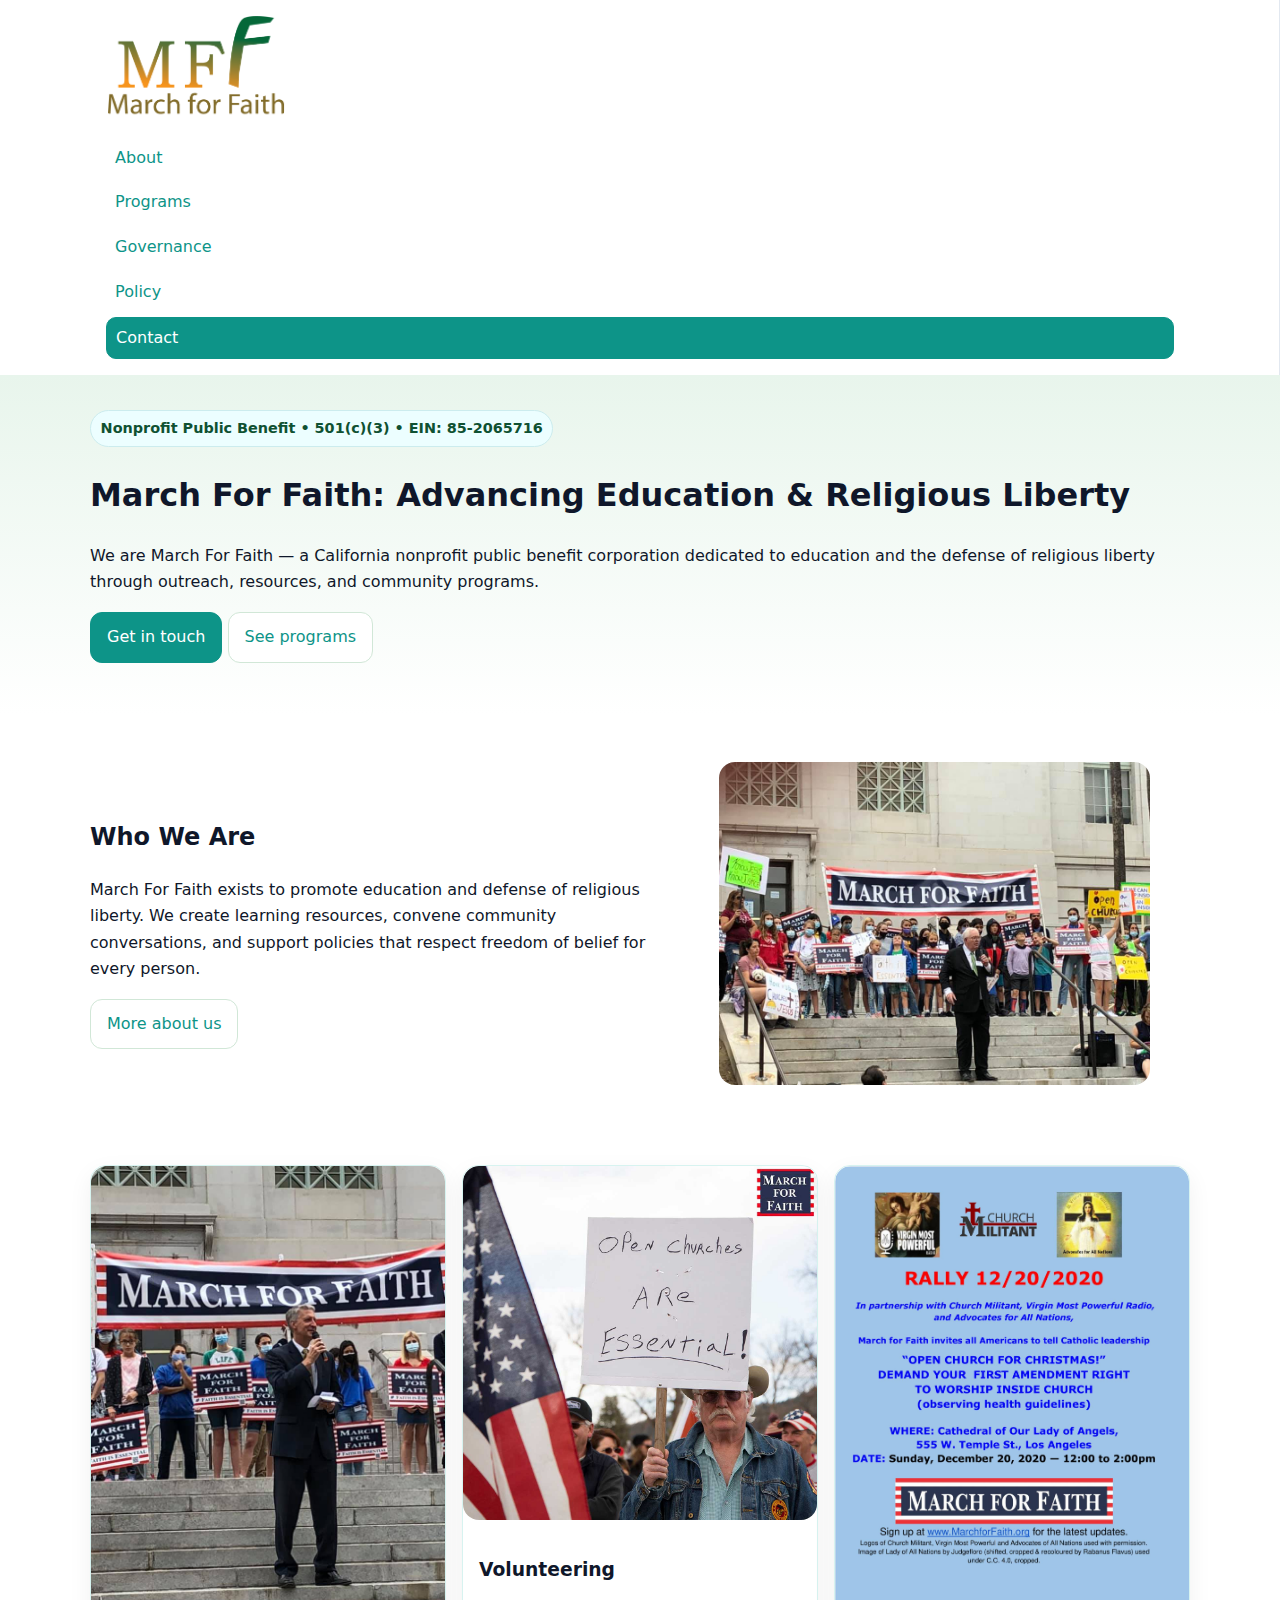
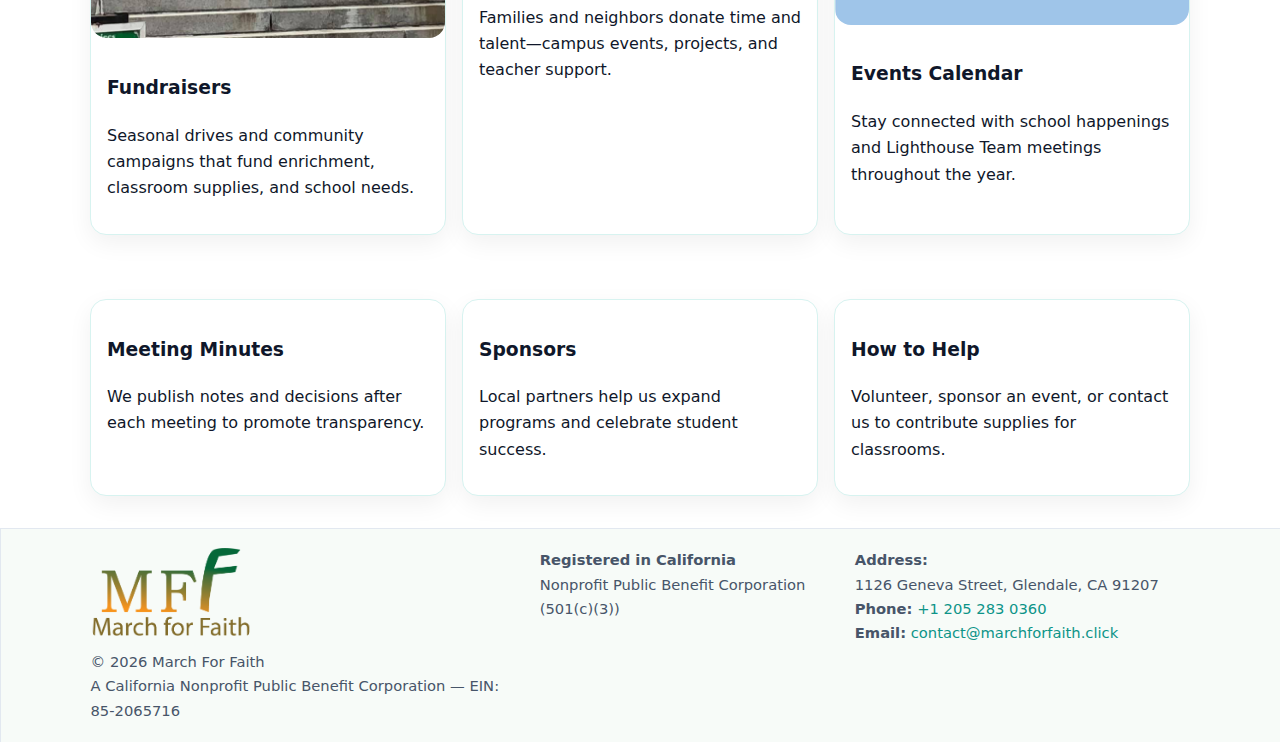
<file: index.html>
<!doctype html><html lang="en"><head>
<meta charset="utf-8"/><meta name="viewport" content="width=device-width,initial-scale=1"/>
<title>Home — March For Faith</title>
<link rel="stylesheet" href="assets/styles.css"/><link rel="icon" href="images/logo.png">
<meta name="description" content="March For Faith — to promote education and defense of religious liberty. EIN (pending/unknown).">
</head><body><header class="header">
  <div class="container nav">
    <a class="brand" href="index.html"><img src="images/logo.png" alt="March For Faith logo"></a>
    <button class="menu-toggle" aria-label="Toggle navigation" aria-expanded="false">☰</button>
    <nav class="links" aria-label="Main">
      <a href="about.html">About</a>
      <a href="programs.html">Programs</a>
      <a href="governance.html">Governance</a>
      <a href="policy.html">Policy</a>
      <a href="contact.html" class="btn btn-primary">Contact</a>
    </nav>
  </div>
</header>

<main>
  <section class="hero"><div class="container inner">
    <span class="badge">Nonprofit Public Benefit • 501(c)(3) • EIN: 85-2065716</span>
    <h1>March For Faith: Advancing Education & Religious Liberty</h1>
    <p>We are March For Faith — a California nonprofit public benefit corporation dedicated to education and the defense of religious liberty through outreach, resources, and community programs.</p>
    <p><a class="btn btn-primary" href="contact.html">Get in touch</a> <a class="btn" href="programs.html">See programs</a></p>
  </div></section>

  <section class="section container split">
    <div>
      <h2>Who We Are</h2><p>March For Faith exists to promote education and defense of religious liberty. We create learning resources, convene community conversations, and support policies that respect freedom of belief for every person.</p><a href="about.html" class="btn">More about us</a>
    </div>
    <figure><img src="images/hero.jpg" alt="Community learning together"></figure>
  </section>

  <section class="section container grid-3">
    <article class="card"><img src="images/fundraisers.jpg" alt="Fundraisers"><div class="card-body">
      <h3>Fundraisers</h3><p>Seasonal drives and community campaigns that fund enrichment, classroom supplies, and school needs.</p></div></article>
    <article class="card"><img src="images/volunteer.jpg" alt="Volunteering"><div class="card-body">
      <h3>Volunteering</h3><p>Families and neighbors donate time and talent—campus events, projects, and teacher support.</p></div></article>
    <article class="card"><img src="images/calendar.jpg" alt="Events calendar"><div class="card-body">
      <h3>Events Calendar</h3><p>Stay connected with school happenings and Lighthouse Team meetings throughout the year.</p></div></article>
  </section>

  <section class="section container grid-3">
    <div class="card"><div class="card-body"><h3>Meeting Minutes</h3><p>We publish notes and decisions after each meeting to promote transparency.</p></div></div>
    <div class="card"><div class="card-body"><h3>Sponsors</h3><p>Local partners help us expand programs and celebrate student success.</p></div></div>
    <div class="card"><div class="card-body"><h3>How to Help</h3><p>Volunteer, sponsor an event, or contact us to contribute supplies for classrooms.</p></div></div>
  </section>
</main>

<footer class="footer">
  <div class="container grid">
    <div>
      <img src="images/logo.png" alt="" style="width:160px;height:auto;margin-bottom:.5rem;">
      <div class="small">© <span id="year"></span> March For Faith</div>
      <div class="small">A California Nonprofit Public Benefit Corporation — EIN: 85-2065716</div>
    </div>
    <div>
      <div class="small"><strong>Registered in California</strong><br>Nonprofit Public Benefit Corporation (501(c)(3))</div>
    </div>
    <div>
      <div class="small">
        <strong>Address:</strong><br>1126 Geneva Street, Glendale, CA 91207<br>
        <strong>Phone:</strong> <a href="tel:+12052830360">+1 205 283 0360</a><br>
		<strong>Email:</strong> <a href="mailto:contact@marchforfaith.click">contact@marchforfaith.click</a><br>
      </div>
    </div>
  </div>
</footer>

<script>
  const b=document.querySelector('.menu-toggle'),l=document.querySelector('.links');
  if(b&&l){b.addEventListener('click',()=>{const o=l.style.display==='flex';l.style.display=o?'none':'flex';b.setAttribute('aria-expanded',o?'false':'true');});}
  const y=document.getElementById('year'); if(y) y.textContent=new Date().getFullYear();
</script>
</body></html>
</file>
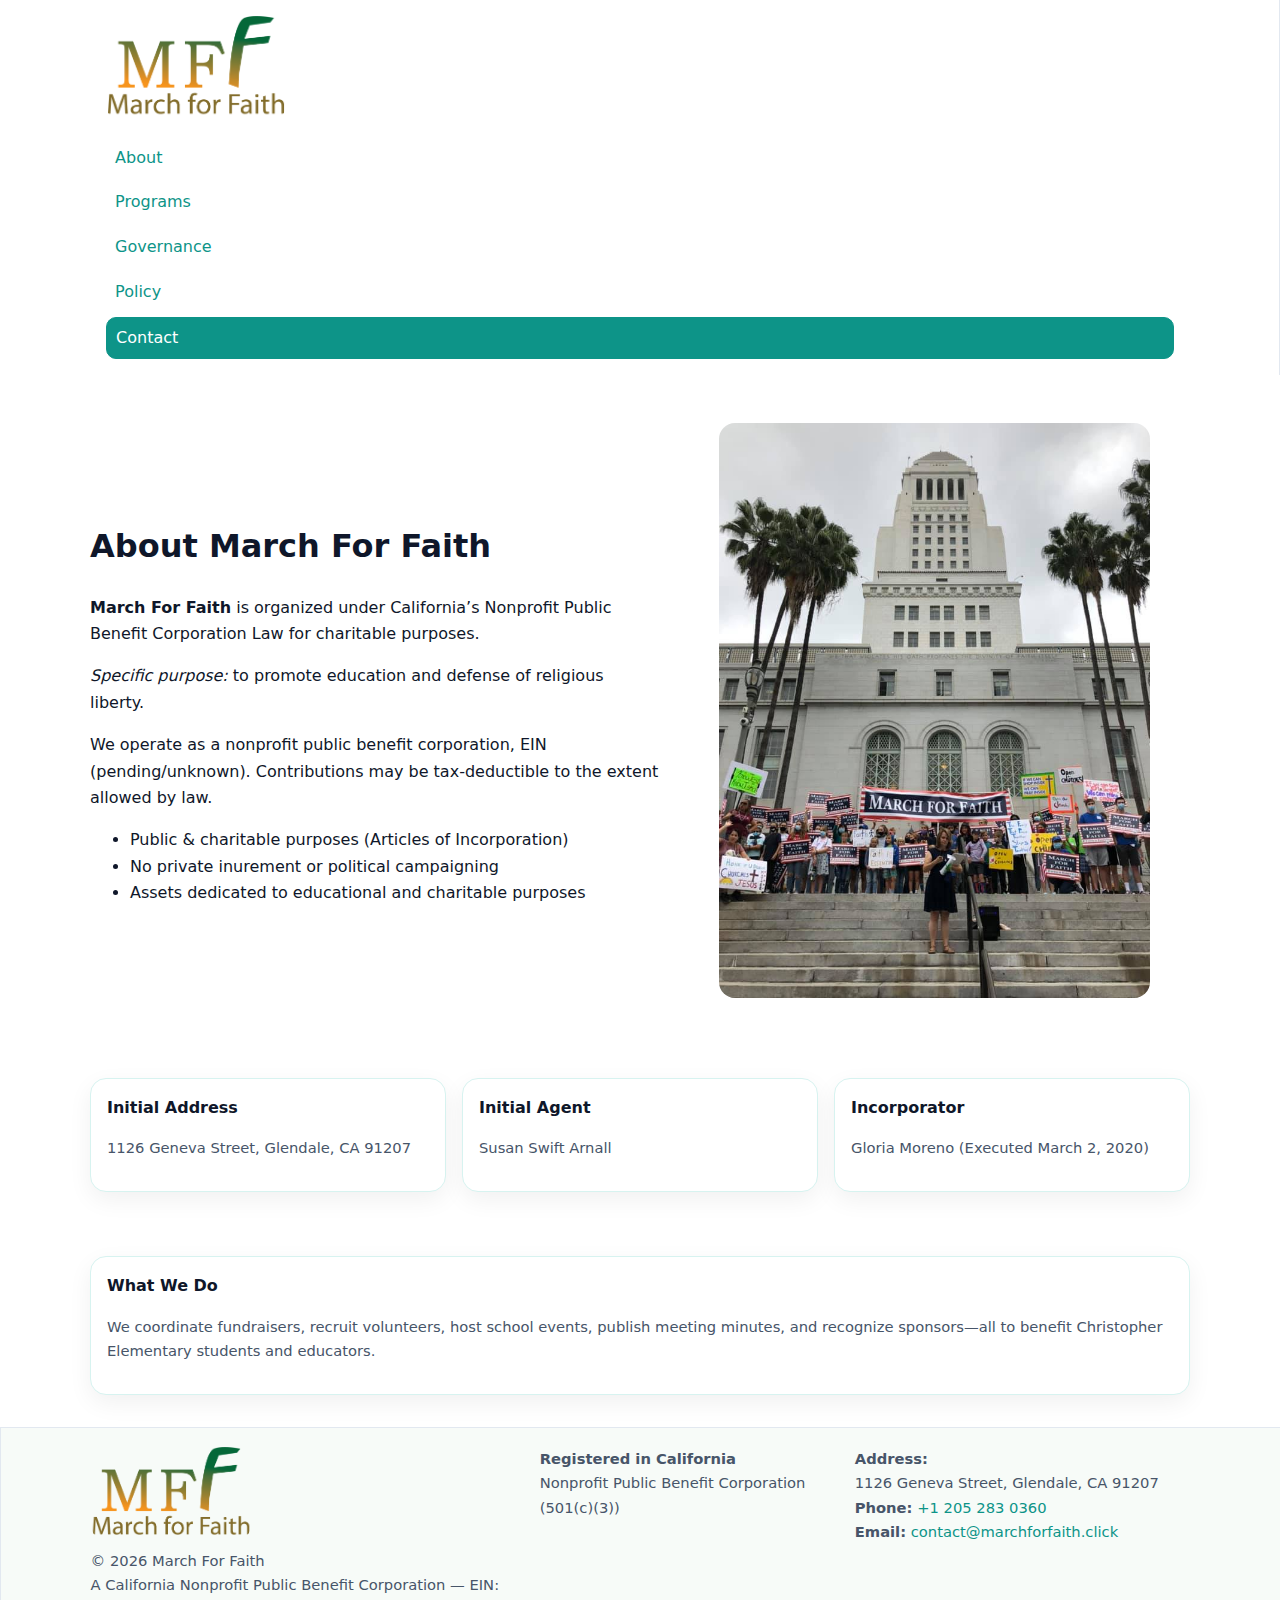
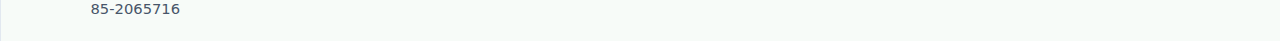
<file: about.html>
<!doctype html><html lang="en"><head>
<meta charset="utf-8"/><meta name="viewport" content="width=device-width,initial-scale=1"/>
<title>About — March For Faith</title>
<link rel="stylesheet" href="assets/styles.css"/><link rel="icon" href="images/logo.png">
</head><body><header class="header">
  <div class="container nav">
    <a class="brand" href="index.html"><img src="images/logo.png" alt="March For Faith logo"></a>
    <button class="menu-toggle" aria-label="Toggle navigation" aria-expanded="false">☰</button>
    <nav class="links" aria-label="Main">
      <a href="about.html" class="active">About</a>
      <a href="programs.html">Programs</a>
      <a href="governance.html">Governance</a>
      <a href="policy.html">Policy</a>
      <a href="contact.html" class="btn btn-primary">Contact</a>
    </nav>
  </div>
</header>

<main class="section container split">
  <div>
    <h1>About March For Faith</h1>
    <p><strong>March For Faith</strong> is organized under California’s Nonprofit Public Benefit Corporation Law for charitable purposes.</p>
    <p><em>Specific purpose:</em> to promote education and defense of religious liberty.</p>
    <p>We operate as a nonprofit public benefit corporation, EIN (pending/unknown). Contributions may be tax‑deductible to the extent allowed by law.</p>
    <ul class="checklist">
      <li>Public & charitable purposes (Articles of Incorporation)</li>
      <li>No private inurement or political campaigning</li>
      <li>Assets dedicated to educational and charitable purposes</li>
    </ul>
  </div>
  <figure><img src="images/about.jpg" alt="Community working together"></figure>
</main>

<section class="section container grid-3">
  <div class="card"><div class="card-body">
    <strong>Initial Address</strong>
    <p class="small">1126 Geneva Street, Glendale, CA 91207</p>
  </div></div>
  <div class="card"><div class="card-body">
    <strong>Initial Agent</strong>
    <p class="small">Susan Swift Arnall</p>
  </div></div>
  <div class="card"><div class="card-body">
    <strong>Incorporator</strong>
    <p class="small">Gloria Moreno (Executed March 2, 2020)</p>
  </div></div>
</section>

<section class="section container">
  <div class="card"><div class="card-body">
    <strong>What We Do</strong>
    <p class="small">We coordinate fundraisers, recruit volunteers, host school events, publish meeting minutes, and recognize sponsors—all to benefit Christopher Elementary students and educators.</p>
  </div></div>
</section>

<footer class="footer">
  <div class="container grid">
    <div>
      <img src="images/logo.png" alt="" style="width:160px;height:auto;margin-bottom:.5rem;">
      <div class="small">© <span id="year"></span> March For Faith</div>
      <div class="small">A California Nonprofit Public Benefit Corporation — EIN: 85-2065716</div>
    </div>
    <div>
      <div class="small"><strong>Registered in California</strong><br>Nonprofit Public Benefit Corporation (501(c)(3))</div>
    </div>
    <div>
      <div class="small">
        <strong>Address:</strong><br>1126 Geneva Street, Glendale, CA 91207<br>
        <strong>Phone:</strong> <a href="tel:+12052830360">+1 205 283 0360</a><br>
		<strong>Email:</strong> <a href="mailto:contact@marchforfaith.click">contact@marchforfaith.click</a><br>
      </div>
    </div>
  </div>
</footer>

<script>
  const b=document.querySelector('.menu-toggle'),l=document.querySelector('.links');
  if(b&&l){b.addEventListener('click',()=>{const o=l.style.display==='flex';l.style.display=o?'none':'flex';b.setAttribute('aria-expanded',o?'false':'true');});}
  const y=document.getElementById('year'); if(y) y.textContent=new Date().getFullYear();
</script>
</body></html>
</file>
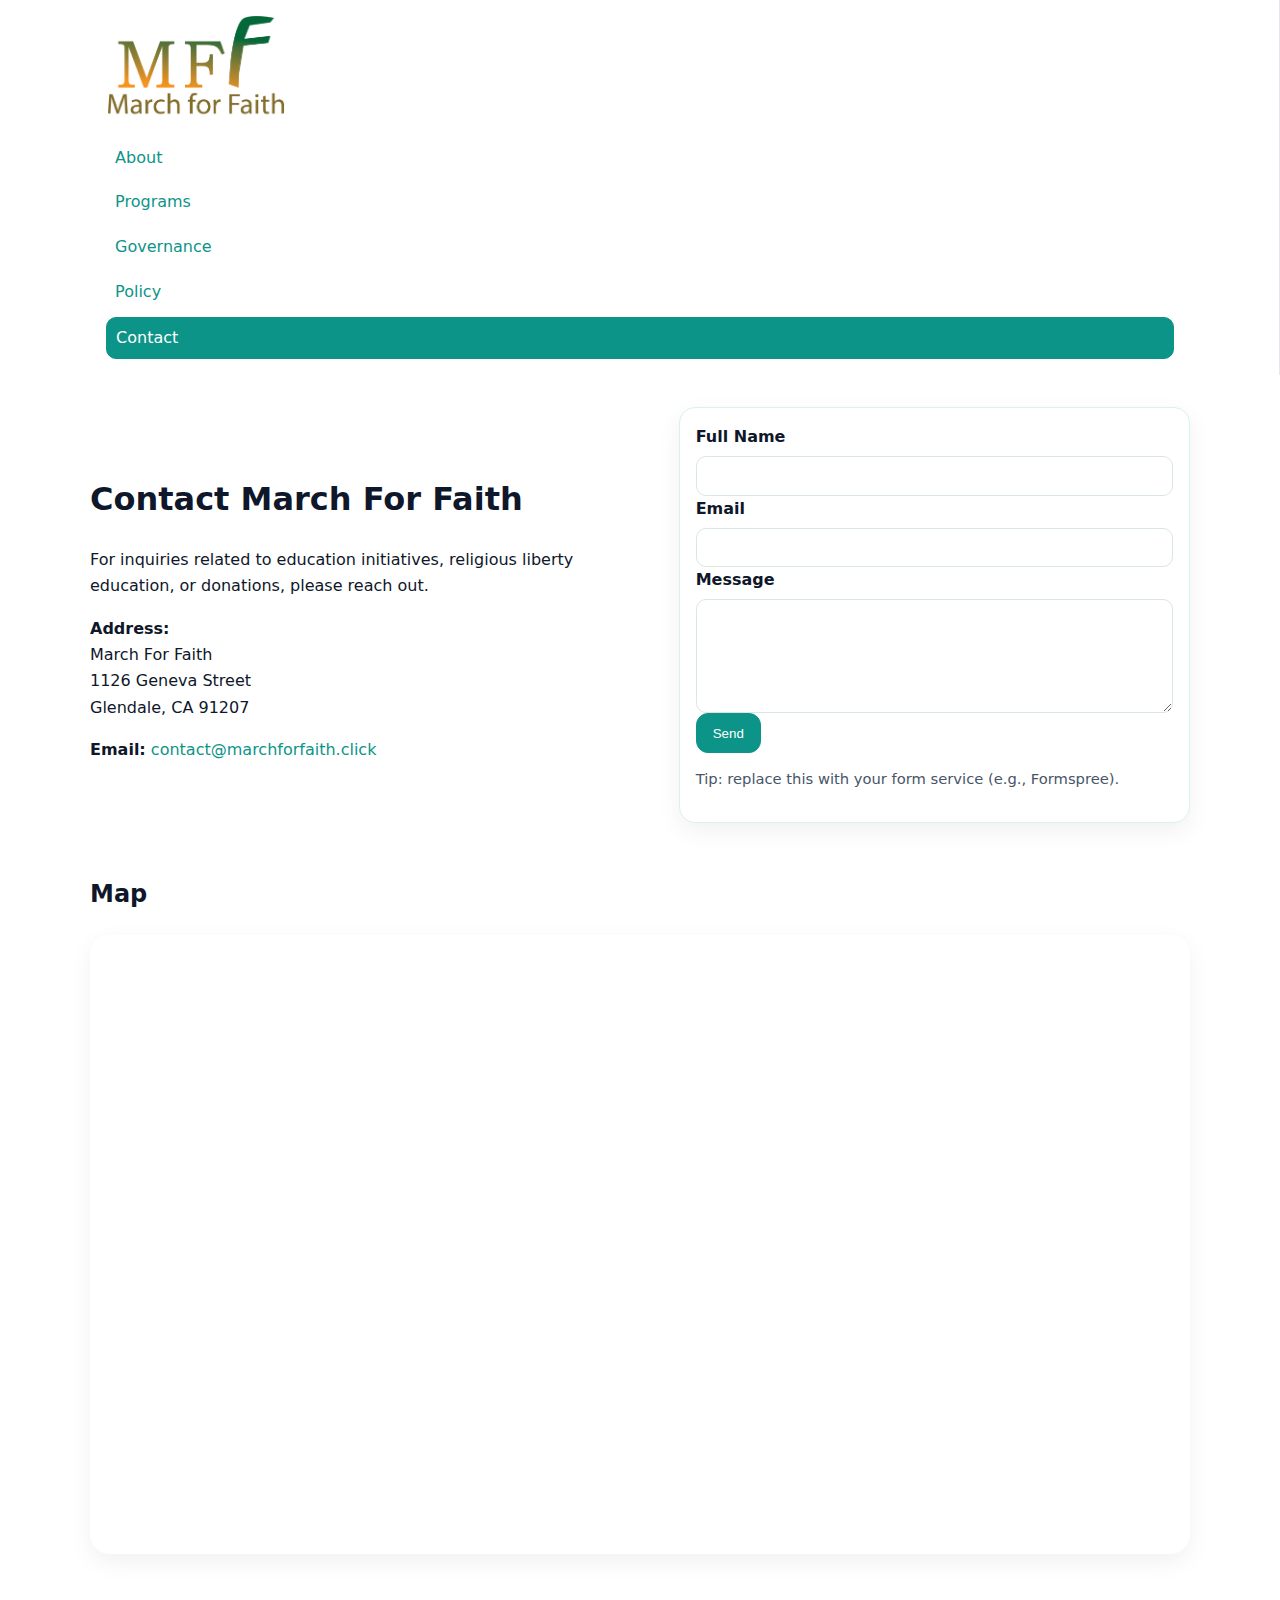
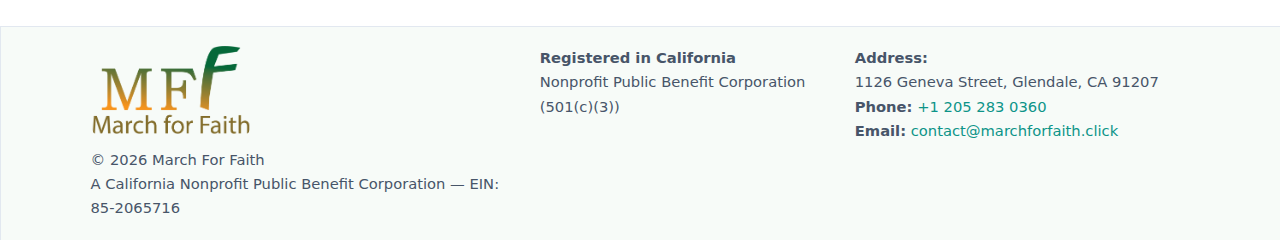
<file: contact.html>
<!doctype html><html lang="en"><head>
<meta charset="utf-8"/><meta name="viewport" content="width=device-width,initial-scale=1"/>
<title>Contact — March For Faith</title>
<link rel="stylesheet" href="assets/styles.css"/><link rel="icon" href="images/logo.png">
</head><body><header class="header">
  <div class="container nav">
    <a class="brand" href="index.html"><img src="images/logo.png" alt="March For Faith logo"></a>
    <button class="menu-toggle" aria-label="Toggle navigation" aria-expanded="false">☰</button>
    <nav class="links" aria-label="Main">
      <a href="about.html">About</a>
      <a href="programs.html">Programs</a>
      <a href="governance.html">Governance</a>
      <a href="policy.html">Policy</a>
      <a href="contact.html" class="btn btn-primary">Contact</a>
    </nav>
  </div>
</header>

<main class="section container">
  <div class="split">
    <div>
      <h1>Contact March For Faith</h1>
      <p>For inquiries related to education initiatives, religious liberty education, or donations, please reach out.</p>
      <p><strong>Address:</strong><br>March For Faith<br>1126 Geneva Street<br>Glendale, CA 91207</p>
      <p><strong>Email:</strong> <a href="mailto:contact@marchforfaith.click">contact@marchforfaith.click</a></p>
    </div>
    <form class="form card" onsubmit="event.preventDefault(); alert('Form endpoint not configured. Replace with your service.');">
      <div class="card-body">
        <label><span>Full Name</span><input type="text" name="name" required></label>
        <label><span>Email</span><input type="email" name="email" required></label>
        <label><span>Message</span><textarea name="message" rows="6" required></textarea></label>
        <button class="btn btn-primary" type="submit">Send</button>
        <p class="small">Tip: replace this with your form service (e.g., Formspree).</p>
      </div>
    </form>
  </div>

  <section class="section">
    <h2>Map</h2>
    <div class="map-embed">
      <iframe title="March For Faith — Glendale, CA" loading="lazy" referrerpolicy="no-referrer-when-downgrade"
        src="https://www.google.com/maps?q=1126%20Geneva%20Street%2C%20Glendale%2C%20CA%2091207&output=embed"></iframe>
    </div>
  </section>
</main>

<footer class="footer">
  <div class="container grid">
    <div>
      <img src="images/logo.png" alt="" style="width:160px;height:auto;margin-bottom:.5rem;">
      <div class="small">© <span id="year"></span> March For Faith</div>
      <div class="small">A California Nonprofit Public Benefit Corporation — EIN: 85-2065716</div>
    </div>
    <div>
      <div class="small"><strong>Registered in California</strong><br>Nonprofit Public Benefit Corporation (501(c)(3))</div>
    </div>
    <div>
      <div class="small">
        <strong>Address:</strong><br>1126 Geneva Street, Glendale, CA 91207<br>
        <strong>Phone:</strong> <a href="tel:+12052830360">+1 205 283 0360</a><br>
		<strong>Email:</strong> <a href="mailto:contact@marchforfaith.click">contact@marchforfaith.click</a><br>
      </div>
    </div>
  </div>
</footer>

<script>
  const b=document.querySelector('.menu-toggle'),l=document.querySelector('.links');
  if(b&&l){b.addEventListener('click',()=>{const o=l.style.display==='flex';l.style.display=o?'none':'flex';b.setAttribute('aria-expanded',o?'false':'true');});}
  const y=document.getElementById('year'); if(y) y.textContent=new Date().getFullYear();
</script>
</body></html>
</file>
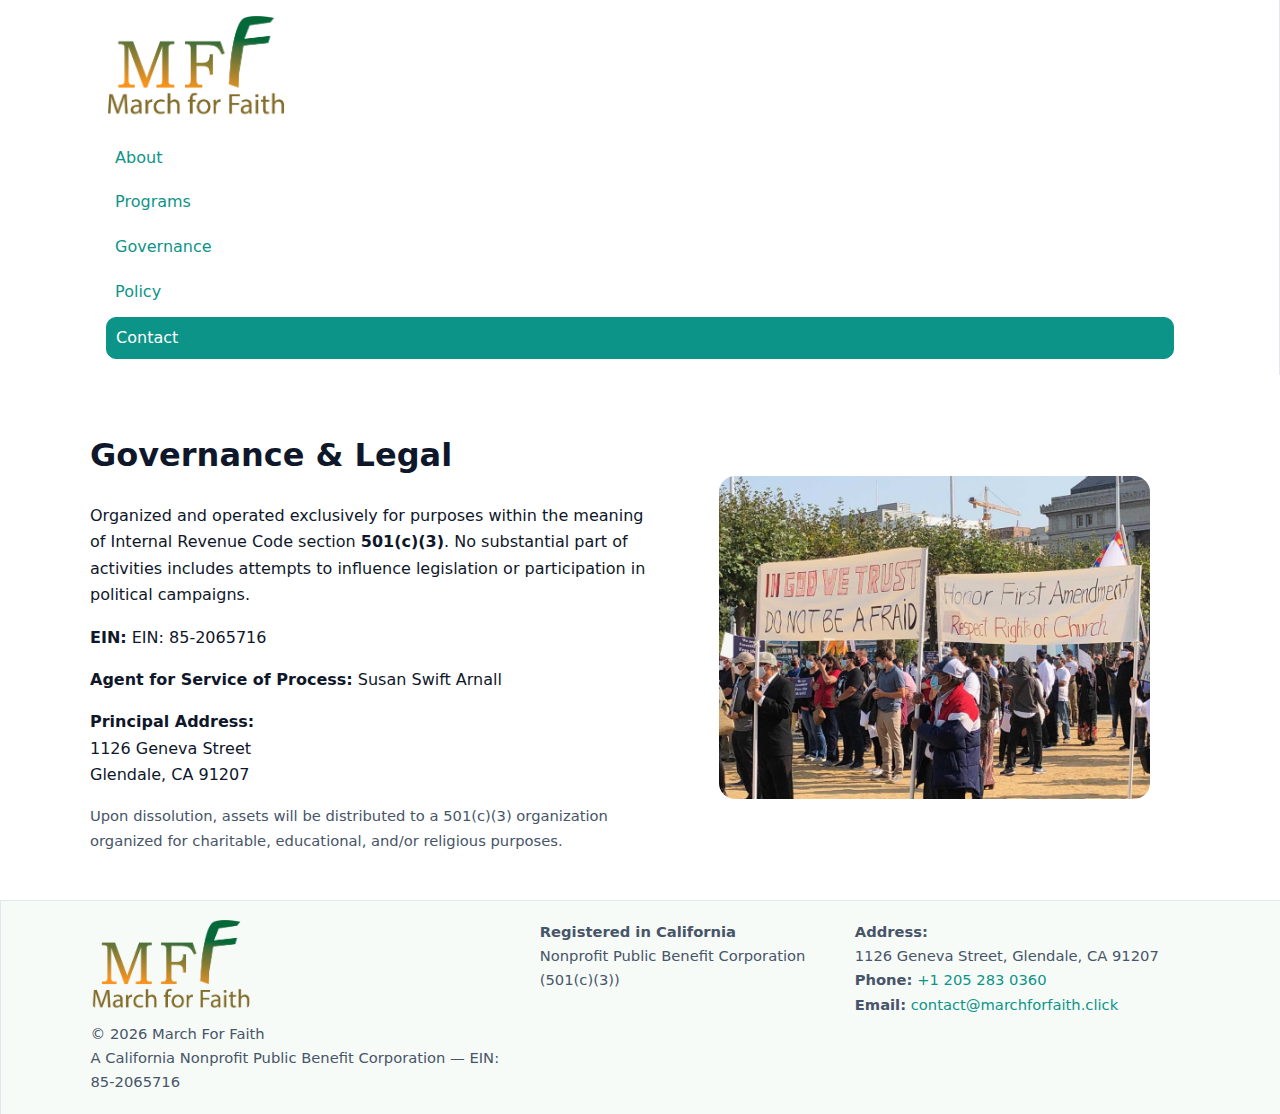
<file: governance.html>
<!doctype html><html lang="en"><head>
<meta charset="utf-8"/><meta name="viewport" content="width=device-width,initial-scale=1"/>
<title>Governance — March For Faith</title>
<link rel="stylesheet" href="assets/styles.css"/><link rel="icon" href="images/logo.png">
</head><body><header class="header">
  <div class="container nav">
    <a class="brand" href="index.html"><img src="images/logo.png" alt="March For Faith logo"></a>
    <button class="menu-toggle" aria-label="Toggle navigation" aria-expanded="false">☰</button>
    <nav class="links" aria-label="Main">
      <a href="about.html">About</a>
      <a href="programs.html">Programs</a>
      <a href="governance.html" class="active">Governance</a>
      <a href="policy.html">Policy</a>
      <a href="contact.html" class="btn btn-primary">Contact</a>
    </nav>
  </div>
</header>

<main class="section container split">
  <div>
    <h1>Governance & Legal</h1>
    <p>Organized and operated exclusively for purposes within the meaning of Internal Revenue Code section <strong>501(c)(3)</strong>. No substantial part of activities includes attempts to influence legislation or participation in political campaigns.</p>
    <p><strong>EIN:</strong> EIN: 85-2065716</p>
    <p><strong>Agent for Service of Process:</strong> Susan Swift Arnall</p>
    <p><strong>Principal Address:</strong><br>1126 Geneva Street<br>Glendale, CA 91207</p>
    <p class="small">Upon dissolution, assets will be distributed to a 501(c)(3) organization organized for charitable, educational, and/or religious purposes.</p>
  </div>
  <figure><img src="images/sponsors.jpg" alt="Documents and compliance"></figure>
</main>

<footer class="footer">
  <div class="container grid">
    <div>
      <img src="images/logo.png" alt="" style="width:160px;height:auto;margin-bottom:.5rem;">
      <div class="small">© <span id="year"></span> March For Faith</div>
      <div class="small">A California Nonprofit Public Benefit Corporation — EIN: 85-2065716</div>
    </div>
    <div>
      <div class="small"><strong>Registered in California</strong><br>Nonprofit Public Benefit Corporation (501(c)(3))</div>
    </div>
    <div>
      <div class="small">
        <strong>Address:</strong><br>1126 Geneva Street, Glendale, CA 91207<br>
        <strong>Phone:</strong> <a href="tel:+12052830360">+1 205 283 0360</a><br>
		<strong>Email:</strong> <a href="mailto:contact@marchforfaith.click">contact@marchforfaith.click</a><br>
      </div>
    </div>
  </div>
</footer>

<script>
  const b=document.querySelector('.menu-toggle'),l=document.querySelector('.links');
  if(b&&l){b.addEventListener('click',()=>{const o=l.style.display==='flex';l.style.display=o?'none':'flex';b.setAttribute('aria-expanded',o?'false':'true');});}
  const y=document.getElementById('year'); if(y) y.textContent=new Date().getFullYear();
</script>
</body></html>
</file>
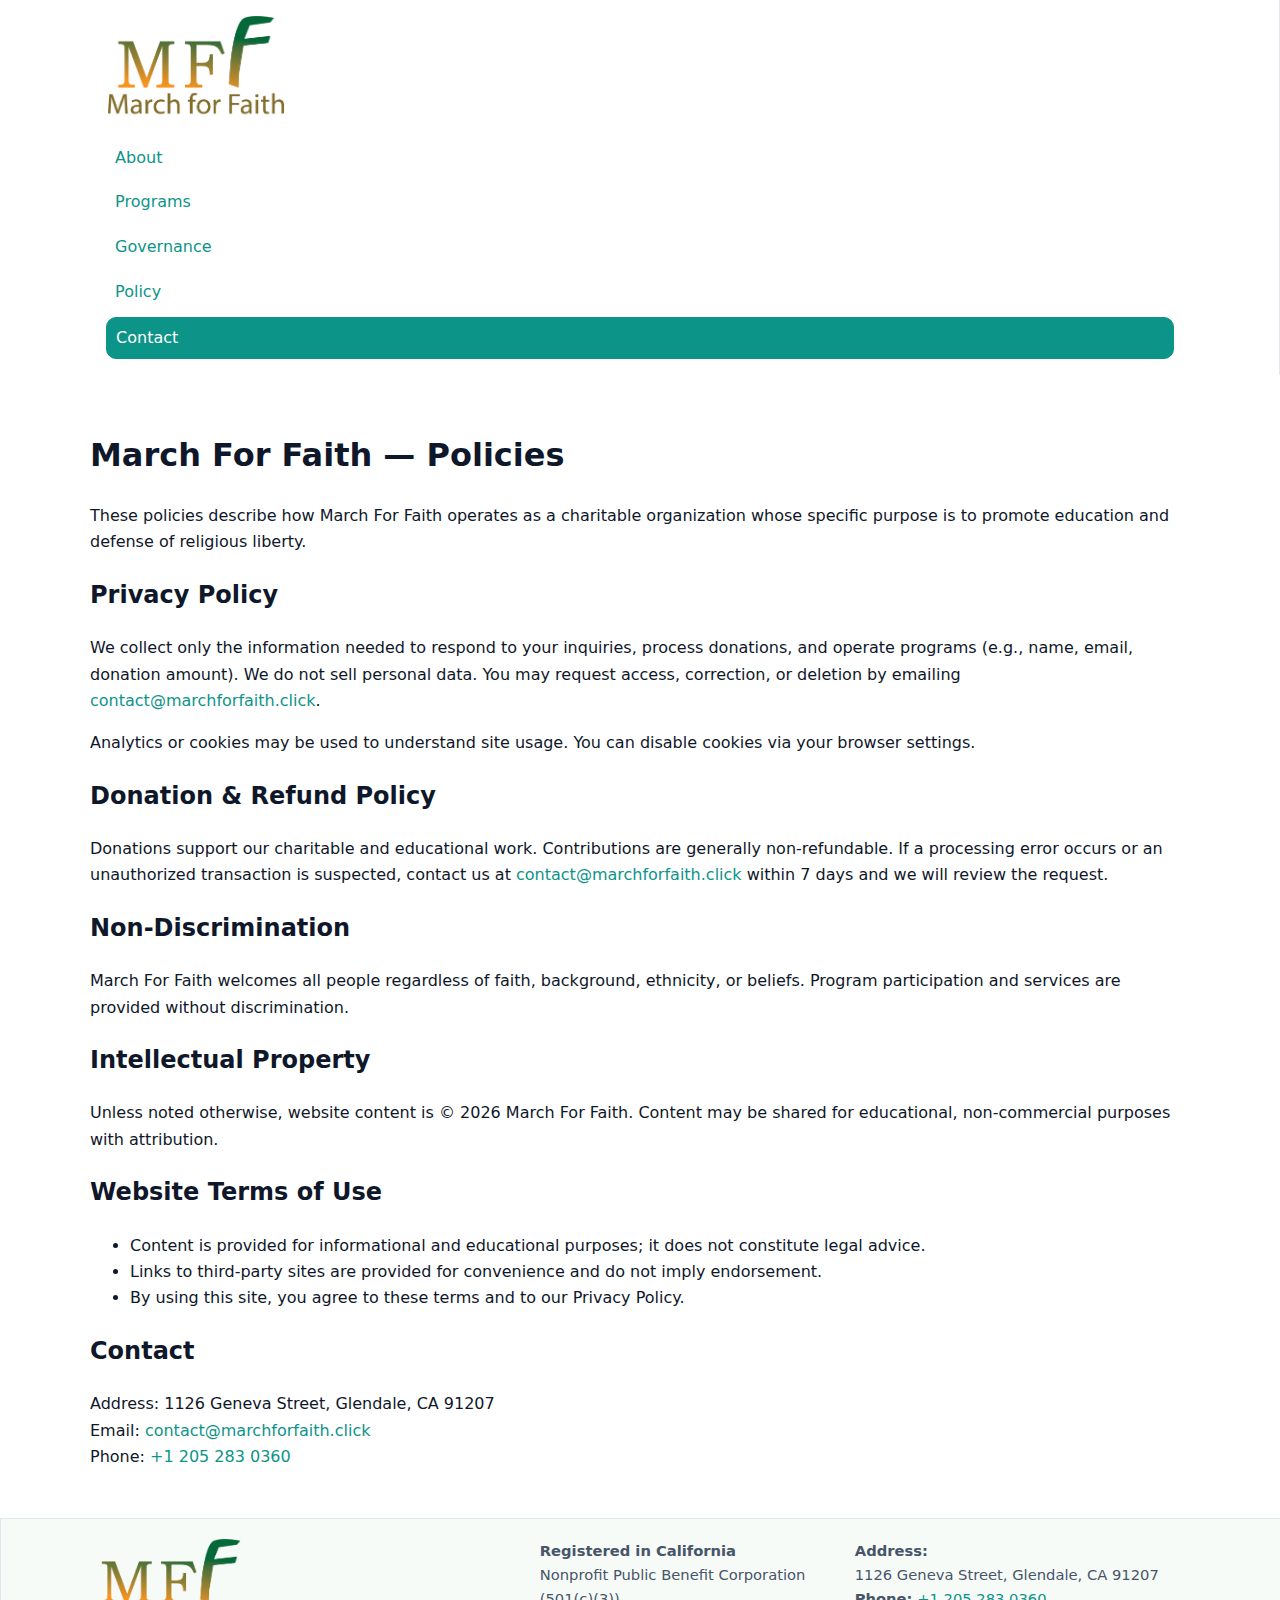
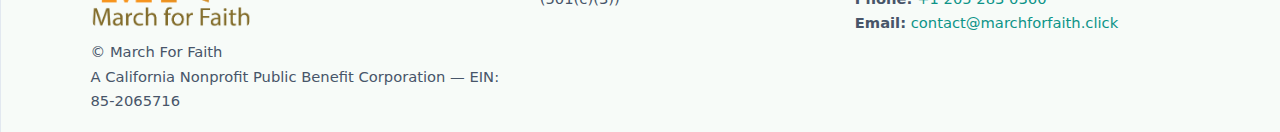
<file: policy.html>
<!doctype html><html lang="en"><head>
<meta charset="utf-8"/><meta name="viewport" content="width=device-width,initial-scale=1"/>
<title>Policy — March For Faith</title>
<link rel="stylesheet" href="assets/styles.css"/><link rel="icon" href="images/logo.png">
</head><body>
<header class="header">
  <div class="container nav">
    <a class="brand" href="index.html"><img src="images/logo.png" alt="March For Faith logo"></a>
    <button class="menu-toggle" aria-label="Toggle navigation" aria-expanded="false">☰</button>
    <nav class="links" aria-label="Main">
      <a href="about.html">About</a>
      <a href="programs.html">Programs</a>
      <a href="governance.html">Governance</a>
      <a href="policy.html" class="active">Policy</a>
      <a href="contact.html" class="btn btn-primary">Contact</a>
    </nav>
  </div>
</header>

<main class="section container">
  <h1>March For Faith — Policies</h1>
  <p>These policies describe how March For Faith operates as a charitable organization whose specific purpose is to promote education and defense of religious liberty.</p>

  <h2>Privacy Policy</h2>
  <p>We collect only the information needed to respond to your inquiries, process donations, and operate programs (e.g., name, email, donation amount). We do not sell personal data. You may request access, correction, or deletion by emailing <a href="mailto:contact@marchforfaith.click">contact@marchforfaith.click</a>.</p>
  <p>Analytics or cookies may be used to understand site usage. You can disable cookies via your browser settings.</p>

  <h2>Donation & Refund Policy</h2>
  <p>Donations support our charitable and educational work. Contributions are generally non‑refundable. If a processing error occurs or an unauthorized transaction is suspected, contact us at <a href="mailto:contact@marchforfaith.click">contact@marchforfaith.click</a> within 7 days and we will review the request.</p>

  <h2>Non‑Discrimination</h2>
  <p>March For Faith welcomes all people regardless of faith, background, ethnicity, or beliefs. Program participation and services are provided without discrimination.</p>

  <h2>Intellectual Property</h2>
  <p>Unless noted otherwise, website content is © <span id="year"></span> March For Faith. Content may be shared for educational, non‑commercial purposes with attribution.</p>

  <h2>Website Terms of Use</h2>
  <ul>
    <li>Content is provided for informational and educational purposes; it does not constitute legal advice.</li>
    <li>Links to third‑party sites are provided for convenience and do not imply endorsement.</li>
    <li>By using this site, you agree to these terms and to our Privacy Policy.</li>
  </ul>

  <h2>Contact</h2>
  <p>Address: 1126 Geneva Street, Glendale, CA 91207<br>
     Email: <a href="mailto:contact@marchforfaith.click">contact@marchforfaith.click</a><br>
     Phone: <a href="tel:+12052830360">+1 205 283 0360</a></p>
</main>

<footer class="footer">
  <div class="container grid">
    <div>
      <img src="images/logo.png" alt="" style="width:160px;height:auto;margin-bottom:.5rem;">
      <div class="small">© <span id="year"></span> March For Faith</div>
      <div class="small">A California Nonprofit Public Benefit Corporation — EIN: 85-2065716</div>
    </div>
    <div>
      <div class="small"><strong>Registered in California</strong><br>Nonprofit Public Benefit Corporation (501(c)(3))</div>
    </div>
    <div>
      <div class="small">
        <strong>Address:</strong><br>1126 Geneva Street, Glendale, CA 91207<br>
        <strong>Phone:</strong> <a href="tel:+12052830360">+1 205 283 0360</a><br>
		<strong>Email:</strong> <a href="mailto:contact@marchforfaith.click">contact@marchforfaith.click</a><br>
      </div>
    </div>
  </div>
</footer>

<script>
  const b=document.querySelector('.menu-toggle'),l=document.querySelector('.links');
  if(b&&l){b.addEventListener('click',()=>{const o=l.style.display==='flex';l.style.display=o?'none':'flex';b.setAttribute('aria-expanded',o?'false':'true');});}
  const y=document.getElementById('year'); if(y) y.textContent=new Date().getFullYear();
</script>
</body></html>
</file>
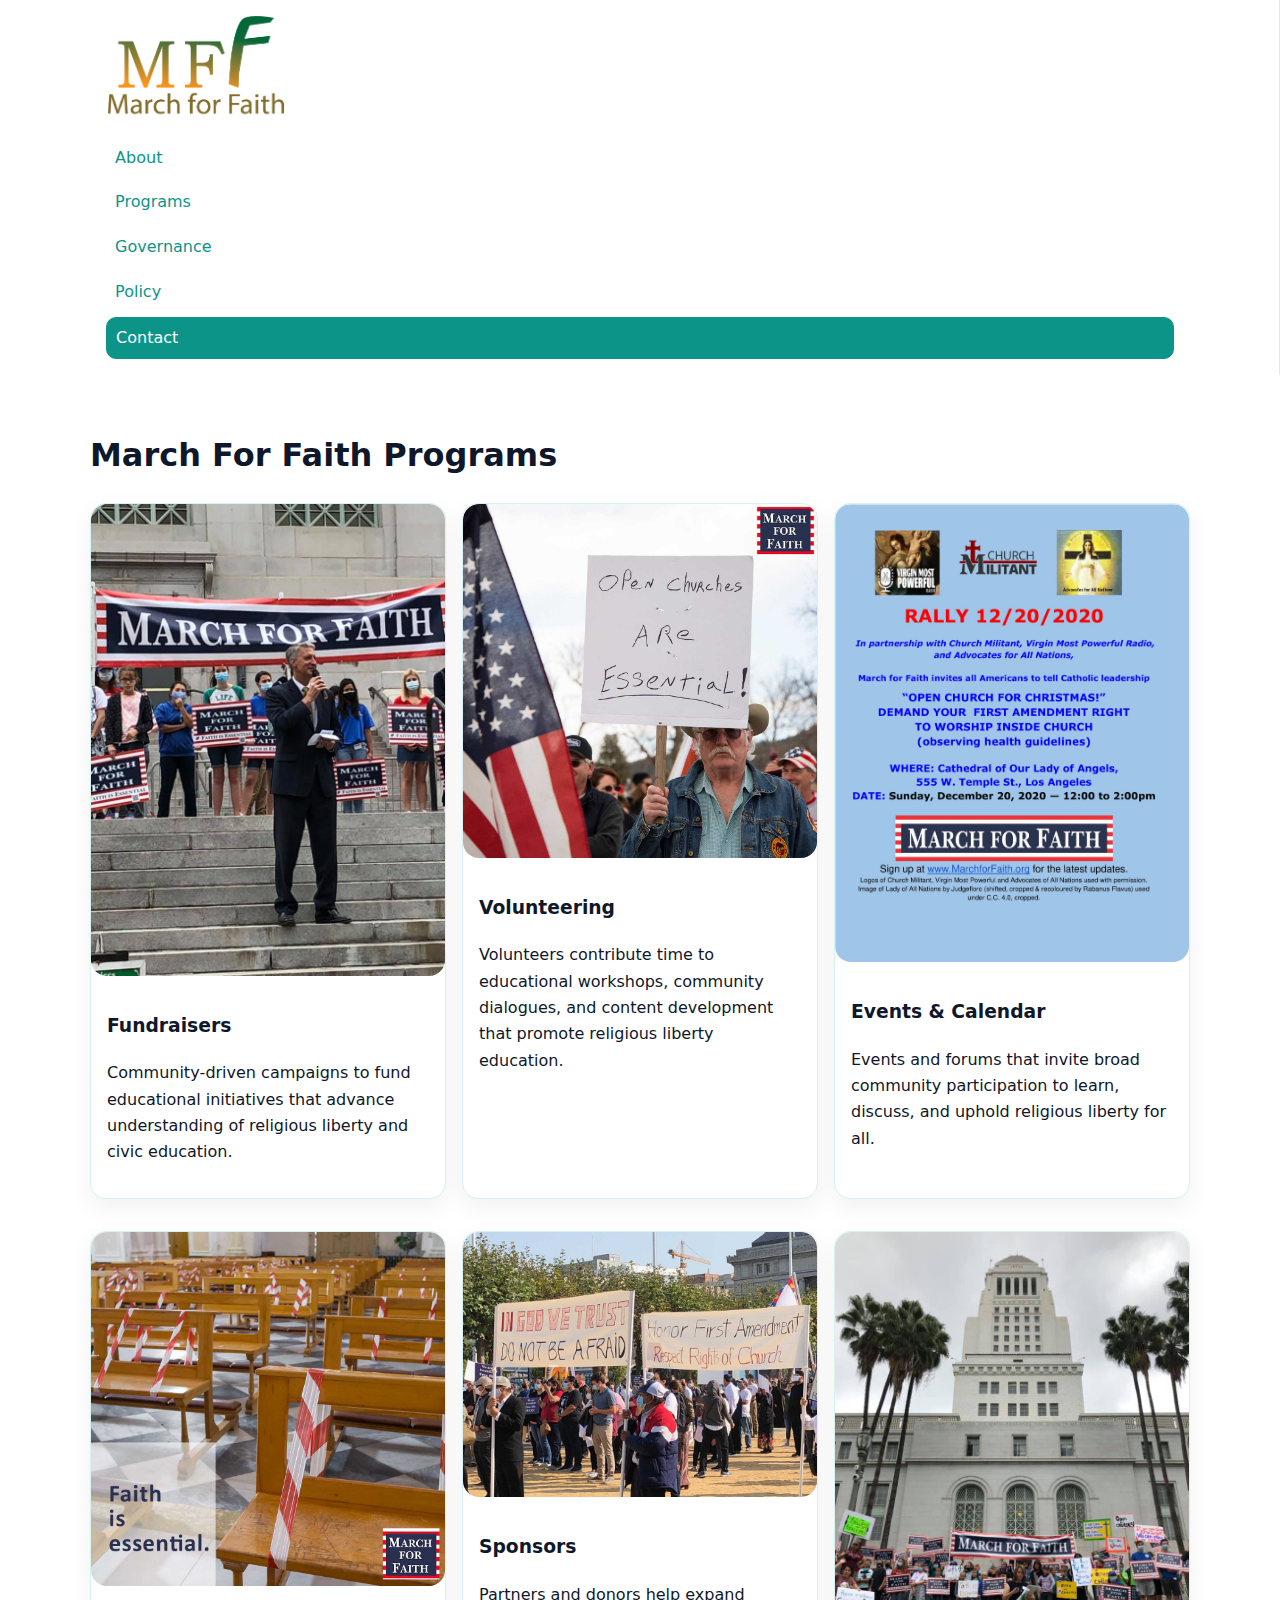
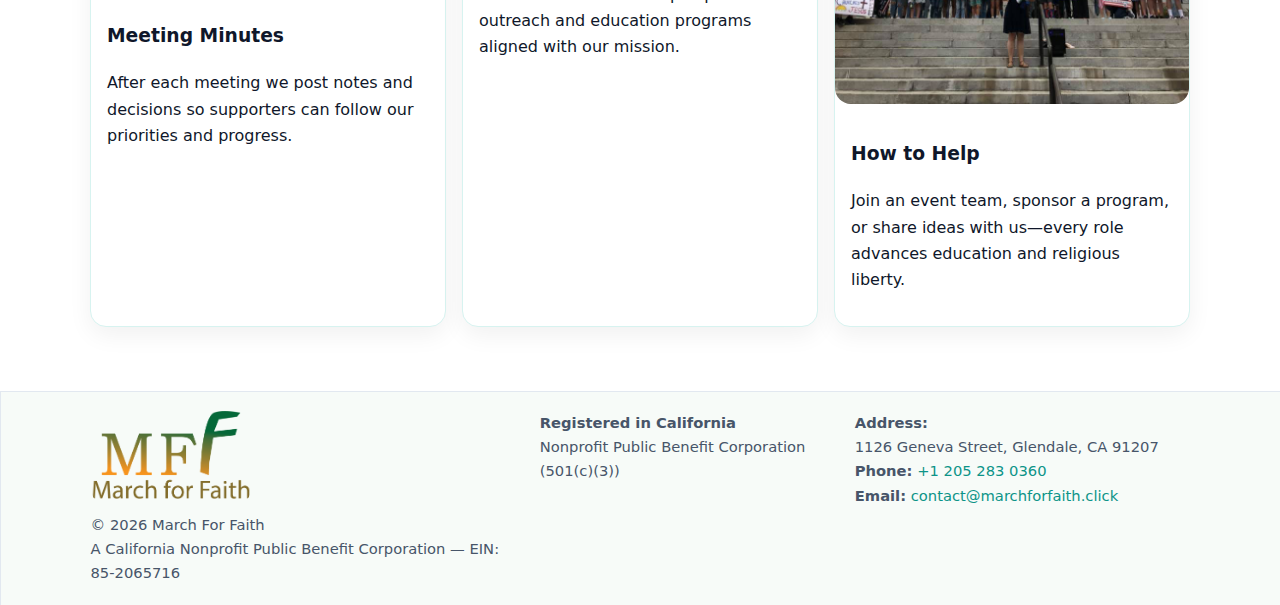
<file: programs.html>
<!doctype html><html lang="en"><head>
<meta charset="utf-8"/><meta name="viewport" content="width=device-width,initial-scale=1"/>
<title>Programs — March For Faith</title>
<link rel="stylesheet" href="assets/styles.css"/><link rel="icon" href="images/logo.png">
</head><body><header class="header">
  <div class="container nav">
    <a class="brand" href="index.html"><img src="images/logo.png" alt="March For Faith logo"></a>
    <button class="menu-toggle" aria-label="Toggle navigation" aria-expanded="false">☰</button>
    <nav class="links" aria-label="Main">
      <a href="about.html">About</a>
      <a href="programs.html" class="active">Programs</a>
      <a href="governance.html">Governance</a>
      <a href="policy.html">Policy</a>
      <a href="contact.html" class="btn btn-primary">Contact</a>
    </nav>
  </div>
</header>

<main class="section container">
  <h1>March For Faith Programs</h1>
  <div class="grid-3">
    <article class="card">
      <img src="images/fundraisers.jpg" alt="Community fundraiser">
      <div class="card-body">
        <h3>Fundraisers</h3>
        <p>Community‑driven campaigns to fund educational initiatives that advance understanding of religious liberty and civic education.</p>
      </div>
    </article>
    <article class="card">
      <img src="images/volunteer.jpg" alt="Volunteers at school">
      <div class="card-body">
        <h3>Volunteering</h3>
        <p>Volunteers contribute time to educational workshops, community dialogues, and content development that promote religious liberty education.</p>
      </div>
    </article>
    <article class="card">
      <img src="images/calendar.jpg" alt="Monthly calendar">
      <div class="card-body">
        <h3>Events & Calendar</h3>
        <p>Events and forums that invite broad community participation to learn, discuss, and uphold religious liberty for all.</p>
      </div>
    </article>
  </div>

  <div class="grid-3 section">
    <article class="card">
      <img src="images/minutes.jpg" alt="Meeting minutes">
      <div class="card-body">
        <h3>Meeting Minutes</h3>
        <p>After each meeting we post notes and decisions so supporters can follow our priorities and progress.</p>
      </div>
    </article>
    <article class="card">
      <img src="images/sponsors.jpg" alt="Sponsors">
      <div class="card-body">
        <h3>Sponsors</h3>
        <p>Partners and donors help expand outreach and education programs aligned with our mission.</p>
      </div>
    </article>
    <article class="card">
      <img src="images/about.jpg" alt="PTA work">
      <div class="card-body">
        <h3>How to Help</h3>
        <p>Join an event team, sponsor a program, or share ideas with us—every role advances education and religious liberty.</p>
      </div>
    </article>
  </div>
</main>

<footer class="footer">
  <div class="container grid">
    <div>
      <img src="images/logo.png" alt="" style="width:160px;height:auto;margin-bottom:.5rem;">
      <div class="small">© <span id="year"></span> March For Faith</div>
      <div class="small">A California Nonprofit Public Benefit Corporation — EIN: 85-2065716</div>
    </div>
    <div>
      <div class="small"><strong>Registered in California</strong><br>Nonprofit Public Benefit Corporation (501(c)(3))</div>
    </div>
    <div>
      <div class="small">
        <strong>Address:</strong><br>1126 Geneva Street, Glendale, CA 91207<br>
        <strong>Phone:</strong> <a href="tel:+12052830360">+1 205 283 0360</a><br>
		<strong>Email:</strong> <a href="mailto:contact@marchforfaith.click">contact@marchforfaith.click</a><br>
      </div>
    </div>
  </div>
</footer>

<script>
  const b=document.querySelector('.menu-toggle'),l=document.querySelector('.links');
  if(b&&l){b.addEventListener('click',()=>{const o=l.style.display==='flex';l.style.display=o?'none':'flex';b.setAttribute('aria-expanded',o?'false':'true');});}
  const y=document.getElementById('year'); if(y) y.textContent=new Date().getFullYear();
</script>
</body></html>
</file>
<file: assets/styles.css>
:root{ --text:#0f172a; --muted:#475569; --bg:#ffffff; --brand:#0f766e; --accent:#0d9488; --soft:#ecfeff; --radius:16px; --shadow:0 8px 24px rgba(0,0,0,.06) }
*{box-sizing:border-box}html,body{margin:0;padding:0}
body{font-family:Inter,system-ui,-apple-system,Segoe UI,Roboto,Arial,sans-serif;color:var(--text);background:var(--bg);line-height:1.65}
html,body{height:100%}main{flex:1 0 auto}body{min-height:100svh;display:flex;flex-direction:column}
a{color:var(--accent);text-decoration:none}a:hover{text-decoration:underline}
img{max-width:100%;display:block;border-radius:var(--radius)}
.container{width:min(1100px,92%);margin-inline:auto}
.header{position:sticky;top:0;background:#fff;border-bottom:1px solid #e2e8f0;z-index:20}
.nav{display:flex;align-items:center;justify-content:space-between;gap:.8rem;padding:.7rem 0}
.brand{display:flex;align-items:center;gap:.6rem}.brand img{width:170px;height:auto}
.menu-toggle{font-size:1.25rem;background:transparent;border:0;padding:.4rem .6rem;border-radius:10px}
.links{display:none;flex-direction:column;gap:.5rem}.links a{padding:.45rem .6rem;border-radius:10px}
.btn{display:inline-block;padding:.7rem 1rem;border:1px solid #d1e7d7;border-radius:12px;background:#fff}
.btn:hover{box-shadow:var(--shadow);text-decoration:none}
.btn-primary{background:var(--accent);border-color:var(--accent);color:#fff}
.hero{background:linear-gradient(180deg,#e8f5ec,#fff)}
.hero .inner{padding:2.2rem 0}
.section{padding:2rem 0}
.grid-3{display:grid;grid-template-columns:1fr;gap:1rem}
.card{background:#fff;border:1px solid #e7efe8;border-radius:var(--radius);box-shadow:var(--shadow);overflow:hidden}
.card-body{padding:1rem}
.split{display:grid;grid-template-columns:1fr;gap:1rem;align-items:center}
.footer{border-top:1px solid #e2e8f0;background:#f7fbf8;margin-top:1.5rem}
.footer .grid{display:grid;grid-template-columns:1fr;gap:.8rem;padding:1.2rem 0}
.small{font-size:.92rem;color:var(--muted)}
.form{display:grid;grid-template-columns:1fr;gap:.8rem}
label{display:grid;gap:.35rem;font-weight:600}
input,textarea{width:100%;padding:.7rem .8rem;border:1px solid #d9e7dc;border-radius:10px}
.map-embed{width:100%;max-width:1100px;margin-inline:auto}
.map-embed iframe{width:100%;aspect-ratio:16/9;border:0;border-radius:20px;box-shadow:var(--shadow)}
.badge{display:inline-flex;gap:.45rem;align-items:center;background:#eaf6ee;border:1px solid #d3ead9;color:#0b3b1f;border-radius:999px;padding:.35rem .6rem;font-size:.9rem;font-weight:700}
@media(min-width:760px){.menu-toggle{display:none}.links{display:flex;flex-direction:row;gap:1rem}.grid-3{grid-template-columns:repeat(3,1fr)}.split{grid-template-columns:1.12fr 1fr}.footer .grid{grid-template-columns:1.3fr .9fr 1fr}}


.header{ grid-area: aside; border-right:1px solid #e2e8f0; border-bottom:0; height:100vh; position:sticky; top:0; }
  main{ grid-area: main; }
  .footer{ grid-area: foot; border-top:0; border-left:1px solid #e2e8f0; }
  .nav{ flex-direction:column; align-items:flex-start; padding:1rem; gap:1rem; }
  .links{ display:flex; flex-direction:column; gap:.25rem; width:100%; }
  .links a{ width:100%; }
  .brand img{ width: 180px; }
}
.hero{ background: linear-gradient(180deg, #eafffb, #fff); }
.btn-primary{ background: var(--accent); border-color: var(--accent); color: #fff; }
.card{ border-color:#d7f3f0; }
.badge{ background:#ecfeff; border-color:#ccecee; color:#0f5132; }


/* === Sticky footer: header + main + footer vertical flow === */
html,body{height:100%}
body{min-height:100svh;display:flex;flex-direction:column}
main{flex:1 0 auto}
.footer{position:static;width:100%;margin-top:auto;border-top:1px solid #e2e8f0;background:#f7fbf8}
</file>
